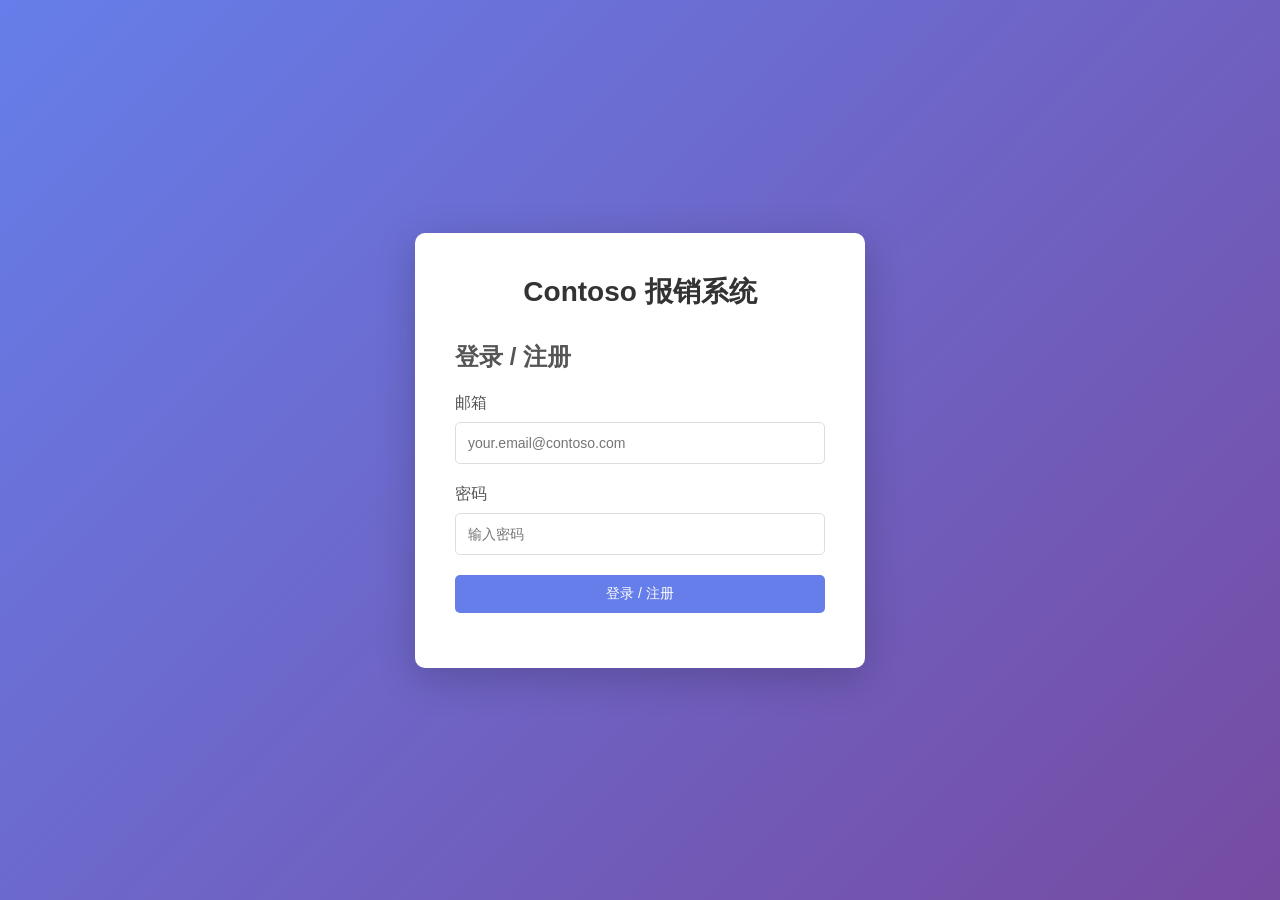
<file: frontend/index.html>
<!DOCTYPE html>
<html lang="zh-CN">
<head>
    <meta charset="UTF-8">
    <meta name="viewport" content="width=device-width, initial-scale=1.0">
    <title>Contoso 报销系统 - 登录</title>
    <link rel="stylesheet" href="styles.css">
</head>
<body>
    <div class="container login-container">
        <h1 style="text-align: center; margin-bottom: 30px;">Contoso 报销系统</h1>
        
        <div id="loginForm">
            <h2>登录 / 注册</h2>
            <form id="authForm">
                <div class="form-group">
                    <label for="email">邮箱</label>
                    <input type="email" id="email" required placeholder="your.email@contoso.com">
                </div>
                
                <div class="form-group">
                    <label for="password">密码</label>
                    <input type="password" id="password" required placeholder="输入密码">
                </div>
                
                <div id="registerFields" style="display: none;">
                    <div class="form-group">
                        <label for="username">用户名</label>
                        <input type="text" id="username" placeholder="输入用户名">
                    </div>
                    
                    <div class="form-group">
                        <label for="role">角色</label>
                        <select id="role">
                            <option value="employee">员工</option>
                            <option value="employer">雇主</option>
                        </select>
                    </div>
                </div>
                
                <button type="submit" class="btn btn-primary" style="width: 100%;">登录 / 注册</button>
                
                <div id="message" style="margin-top: 15px;"></div>
            </form>
        </div>
    </div>

    <script>
        const API_BASE = 'http://localhost:8000/api';
        
        document.getElementById('authForm').addEventListener('submit', async (e) => {
            e.preventDefault();
            
            const email = document.getElementById('email').value;
            const password = document.getElementById('password').value;
            const messageDiv = document.getElementById('message');
            
            messageDiv.innerHTML = '<div class="loading">处理中...</div>';
            
            try {
                // 先尝试登录
                const loginResponse = await fetch(`${API_BASE}/auth/login`, {
                    method: 'POST',
                    headers: { 'Content-Type': 'application/json' },
                    body: JSON.stringify({ email, password })
                });
                
                if (loginResponse.ok) {
                    const data = await loginResponse.json();
                    localStorage.setItem('token', data.access_token);
                    localStorage.setItem('user', JSON.stringify(data.user));
                    messageDiv.innerHTML = '<div class="success">登录成功！跳转中...</div>';
                    setTimeout(() => {
                        window.location.href = 'dashboard.html';
                    }, 1000);
                } else {
                    const error = await loginResponse.json();
                    
                    // 如果是未注册用户，显示注册字段
                    if (error.detail.includes('not registered')) {
                        document.getElementById('registerFields').style.display = 'block';
                        messageDiv.innerHTML = '<div class="error">邮箱未注册，请填写用户名和角色完成注册</div>';
                        
                        // 修改表单提交为注册
                        document.getElementById('authForm').onsubmit = async (e) => {
                            e.preventDefault();
                            await handleRegister();
                        };
                    } else {
                        messageDiv.innerHTML = `<div class="error">${error.detail}</div>`;
                    }
                }
            } catch (error) {
                messageDiv.innerHTML = '<div class="error">网络错误，请检查后端服务是否运行</div>';
                console.error('Error:', error);
            }
        });
        
        async function handleRegister() {
            const email = document.getElementById('email').value;
            const password = document.getElementById('password').value;
            const username = document.getElementById('username').value;
            const role = document.getElementById('role').value;
            const messageDiv = document.getElementById('message');
            
            if (!username) {
                messageDiv.innerHTML = '<div class="error">请输入用户名</div>';
                return;
            }
            
            messageDiv.innerHTML = '<div class="loading">注册中...</div>';
            
            try {
                const response = await fetch(`${API_BASE}/auth/register`, {
                    method: 'POST',
                    headers: { 'Content-Type': 'application/json' },
                    body: JSON.stringify({ email, password, username, role })
                });
                
                if (response.ok) {
                    const data = await response.json();
                    localStorage.setItem('token', data.access_token);
                    localStorage.setItem('user', JSON.stringify(data.user));
                    messageDiv.innerHTML = '<div class="success">注册成功！跳转中...</div>';
                    setTimeout(() => {
                        window.location.href = 'dashboard.html';
                    }, 1000);
                } else {
                    const error = await response.json();
                    messageDiv.innerHTML = `<div class="error">${error.detail}</div>`;
                }
            } catch (error) {
                messageDiv.innerHTML = '<div class="error">网络错误</div>';
                console.error('Error:', error);
            }
        }
    </script>
</body>
</html>
</file>
<file: frontend/styles.css>
/* 全局样式 */
* {
    margin: 0;
    padding: 0;
    box-sizing: border-box;
}

body {
    font-family: 'Segoe UI', Tahoma, Geneva, Verdana, sans-serif;
    background: linear-gradient(135deg, #667eea 0%, #764ba2 100%);
    min-height: 100vh;
    display: flex;
    justify-content: center;
    align-items: center;
    padding: 20px;
}

.container {
    background: white;
    border-radius: 10px;
    box-shadow: 0 10px 40px rgba(0, 0, 0, 0.2);
    padding: 40px;
    max-width: 1200px;
    width: 100%;
}

.header {
    display: flex;
    justify-content: space-between;
    align-items: center;
    margin-bottom: 30px;
    padding-bottom: 20px;
    border-bottom: 2px solid #f0f0f0;
}

h1 {
    color: #333;
    font-size: 28px;
}

h2 {
    color: #555;
    margin-bottom: 20px;
}

.user-info {
    display: flex;
    align-items: center;
    gap: 15px;
}

.user-badge {
    background: #667eea;
    color: white;
    padding: 8px 16px;
    border-radius: 20px;
    font-size: 14px;
}

.btn {
    padding: 10px 20px;
    border: none;
    border-radius: 5px;
    cursor: pointer;
    font-size: 14px;
    transition: all 0.3s;
}

.btn-primary {
    background: #667eea;
    color: white;
}

.btn-primary:hover {
    background: #5568d3;
}

.btn-success {
    background: #48bb78;
    color: white;
}

.btn-success:hover {
    background: #38a169;
}

.btn-danger {
    background: #f56565;
    color: white;
}

.btn-danger:hover {
    background: #e53e3e;
}

.btn-secondary {
    background: #718096;
    color: white;
}

.btn-secondary:hover {
    background: #4a5568;
}

/* 登录表单 */
.login-container {
    max-width: 450px;
    margin: 0 auto;
}

.form-group {
    margin-bottom: 20px;
}

label {
    display: block;
    margin-bottom: 8px;
    color: #555;
    font-weight: 500;
}

input, select, textarea {
    width: 100%;
    padding: 12px;
    border: 1px solid #ddd;
    border-radius: 5px;
    font-size: 14px;
}

input:focus, select:focus, textarea:focus {
    outline: none;
    border-color: #667eea;
}

.error {
    color: #f56565;
    font-size: 14px;
    margin-top: 10px;
}

.success {
    color: #48bb78;
    font-size: 14px;
    margin-top: 10px;
}

/* 票据和员工列表 */
.table-container {
    overflow-x: auto;
    margin-top: 20px;
}

table {
    width: 100%;
    border-collapse: collapse;
}

thead {
    background: #f7fafc;
}

th, td {
    padding: 12px;
    text-align: left;
    border-bottom: 1px solid #e2e8f0;
}

th {
    font-weight: 600;
    color: #4a5568;
}

.status-badge {
    padding: 4px 12px;
    border-radius: 12px;
    font-size: 12px;
    font-weight: 500;
}

.status-pending {
    background: #fef5e7;
    color: #f39c12;
}

.status-approved {
    background: #d4edda;
    color: #28a745;
}

.status-rejected {
    background: #f8d7da;
    color: #dc3545;
}

.active-badge {
    background: #d4edda;
    color: #28a745;
}

.inactive-badge {
    background: #f8d7da;
    color: #dc3545;
}

/* 模态框 */
.modal {
    display: none;
    position: fixed;
    top: 0;
    left: 0;
    width: 100%;
    height: 100%;
    background: rgba(0, 0, 0, 0.5);
    justify-content: center;
    align-items: center;
    z-index: 1000;
}

.modal.active {
    display: flex;
}

.modal-content {
    background: white;
    padding: 30px;
    border-radius: 10px;
    max-width: 500px;
    width: 90%;
    max-height: 90vh;
    overflow-y: auto;
}

.modal-header {
    display: flex;
    justify-content: space-between;
    align-items: center;
    margin-bottom: 20px;
}

.close-btn {
    background: none;
    border: none;
    font-size: 24px;
    cursor: pointer;
    color: #999;
}

.close-btn:hover {
    color: #333;
}

/* 导航 */
.nav {
    display: flex;
    gap: 10px;
    margin-bottom: 20px;
}

/* 响应式 */
@media (max-width: 768px) {
    .container {
        padding: 20px;
    }

    .header {
        flex-direction: column;
        gap: 15px;
    }

    table {
        font-size: 12px;
    }

    th, td {
        padding: 8px;
    }
}

.loading {
    text-align: center;
    padding: 20px;
    color: #999;
}

.empty-state {
    text-align: center;
    padding: 40px;
    color: #999;
}
</file>
